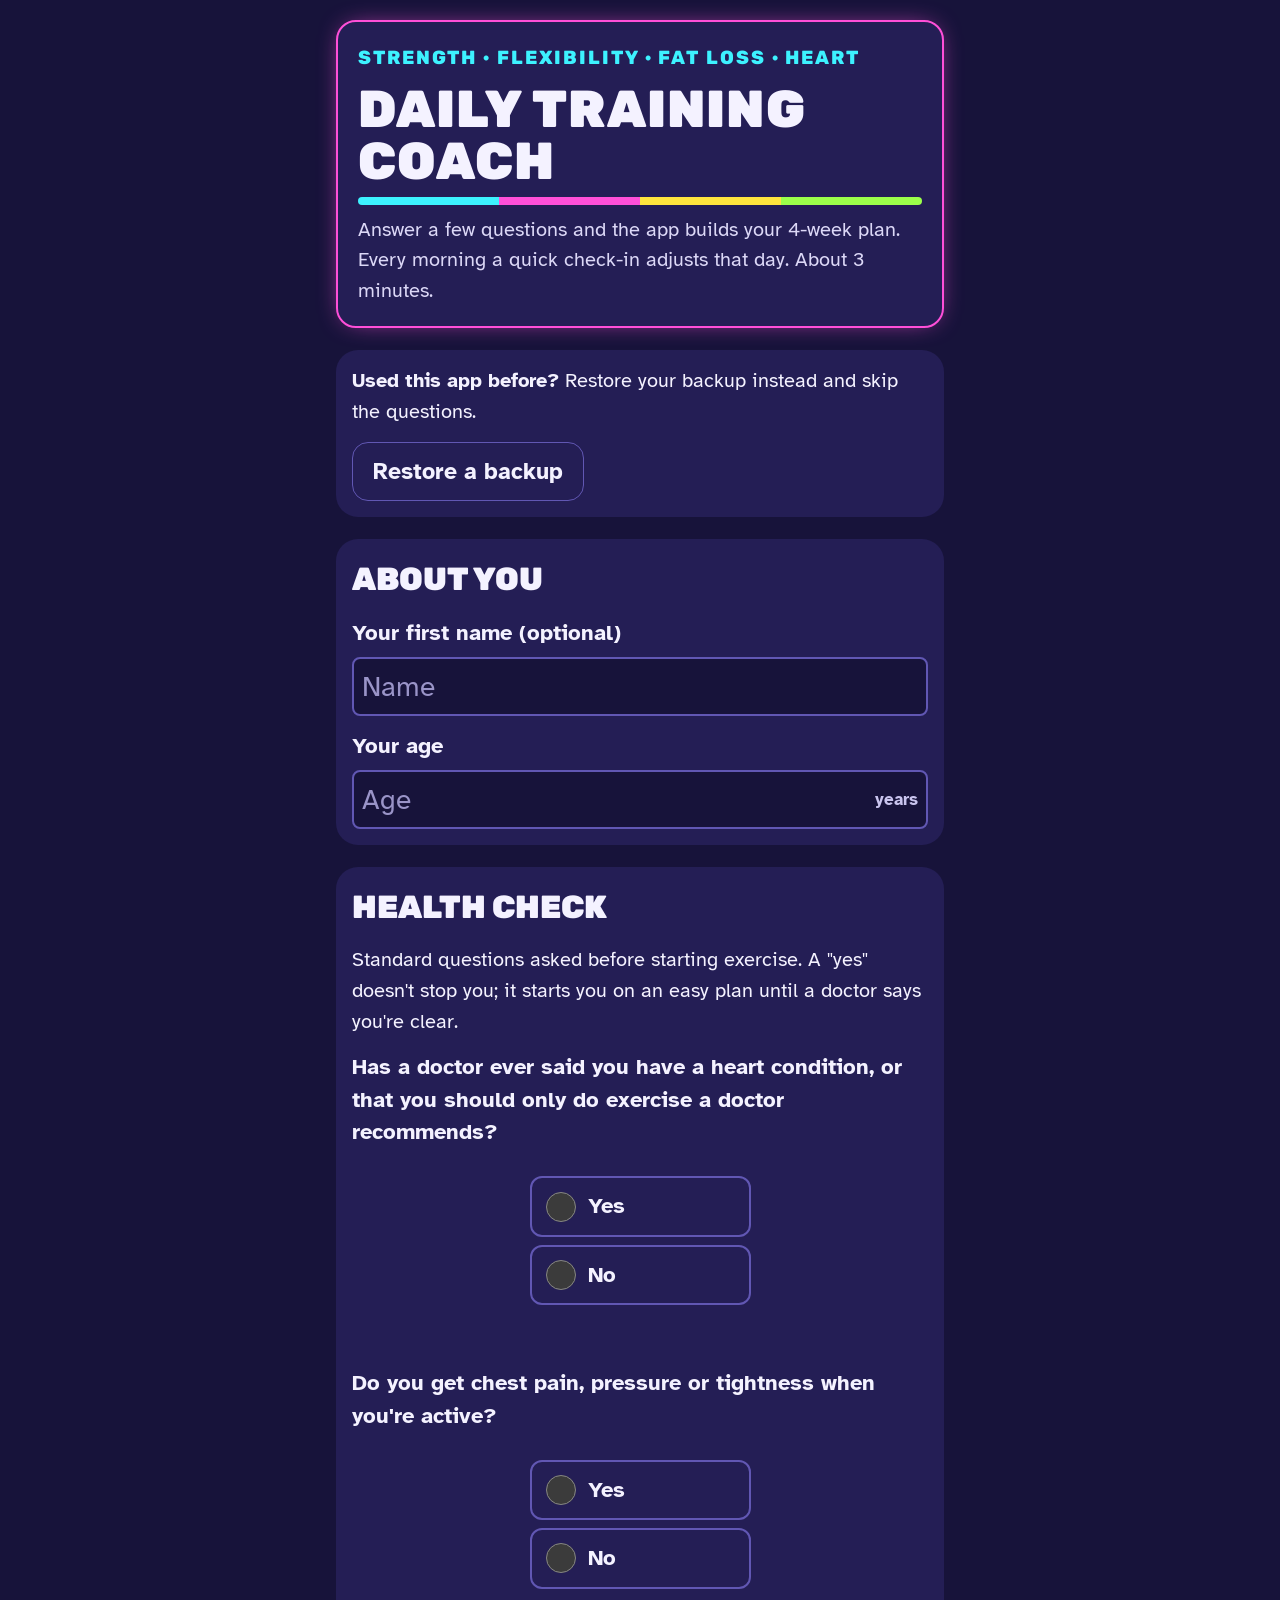
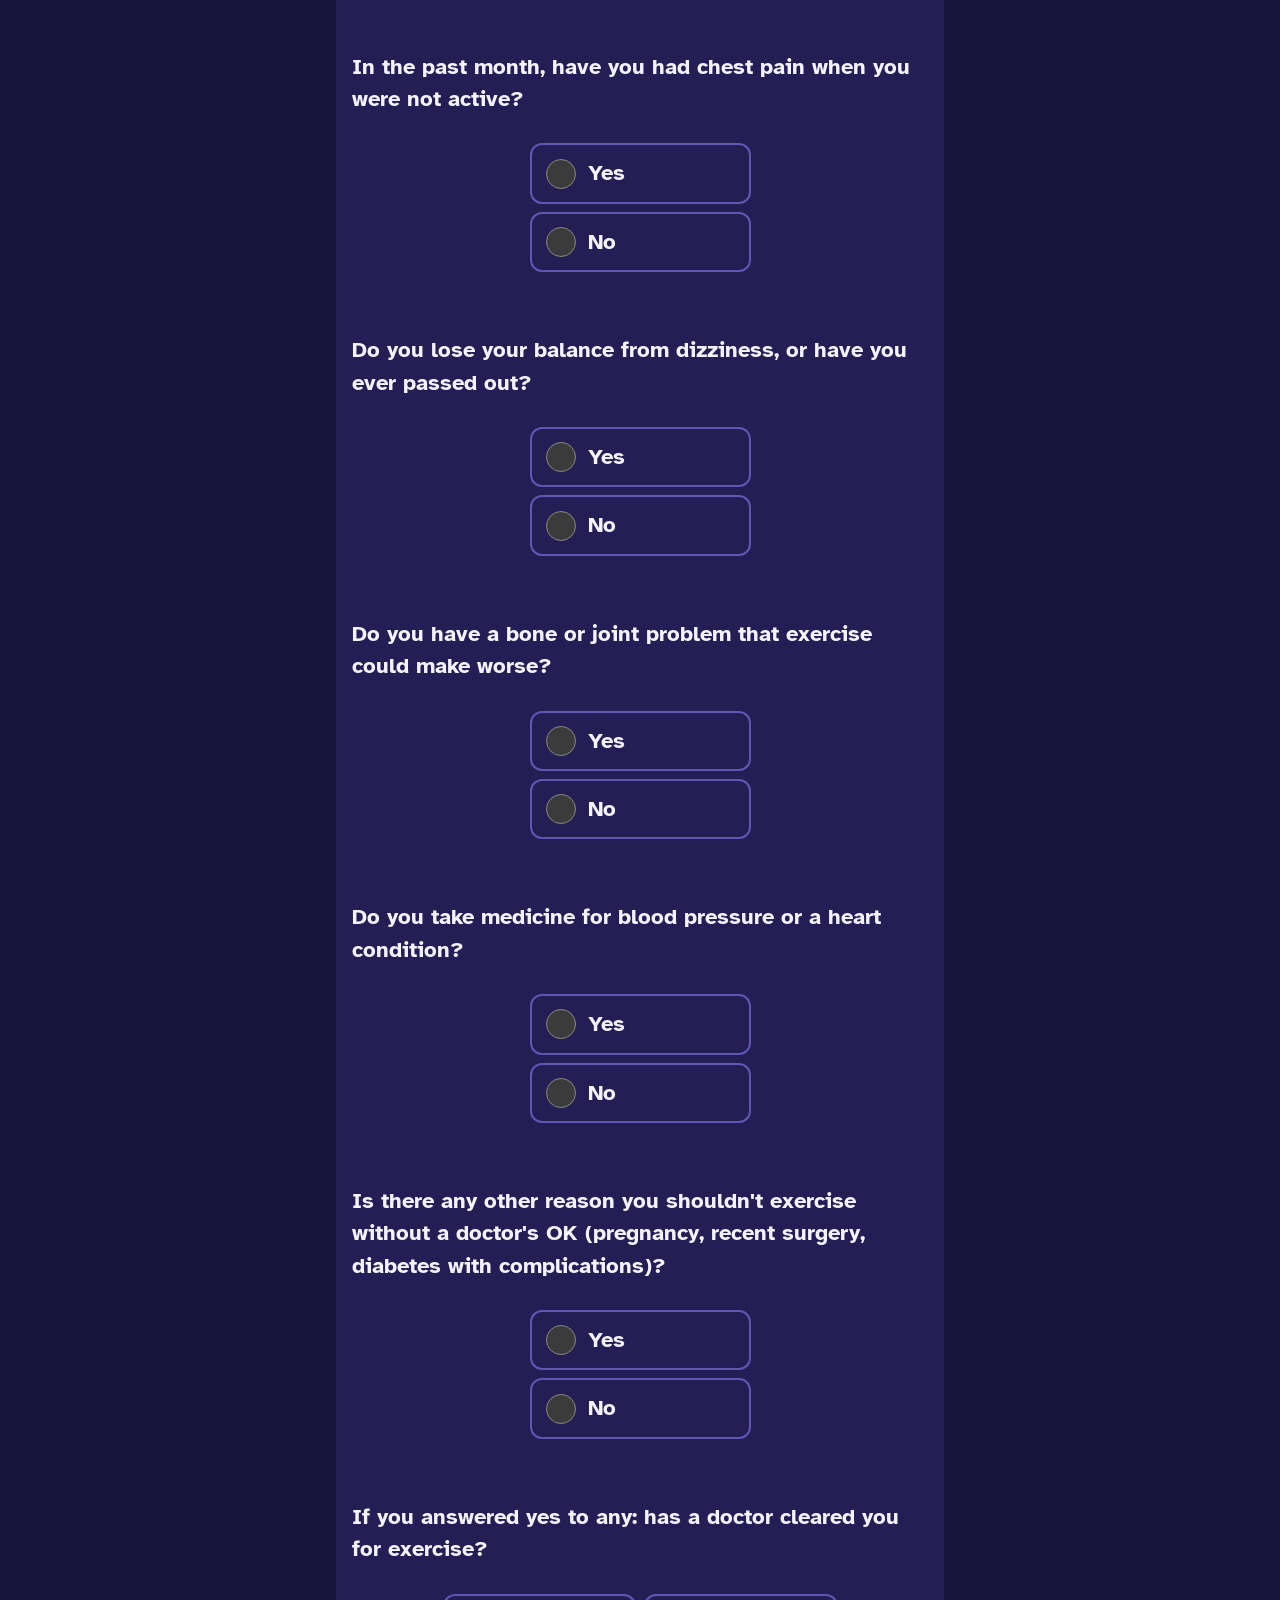
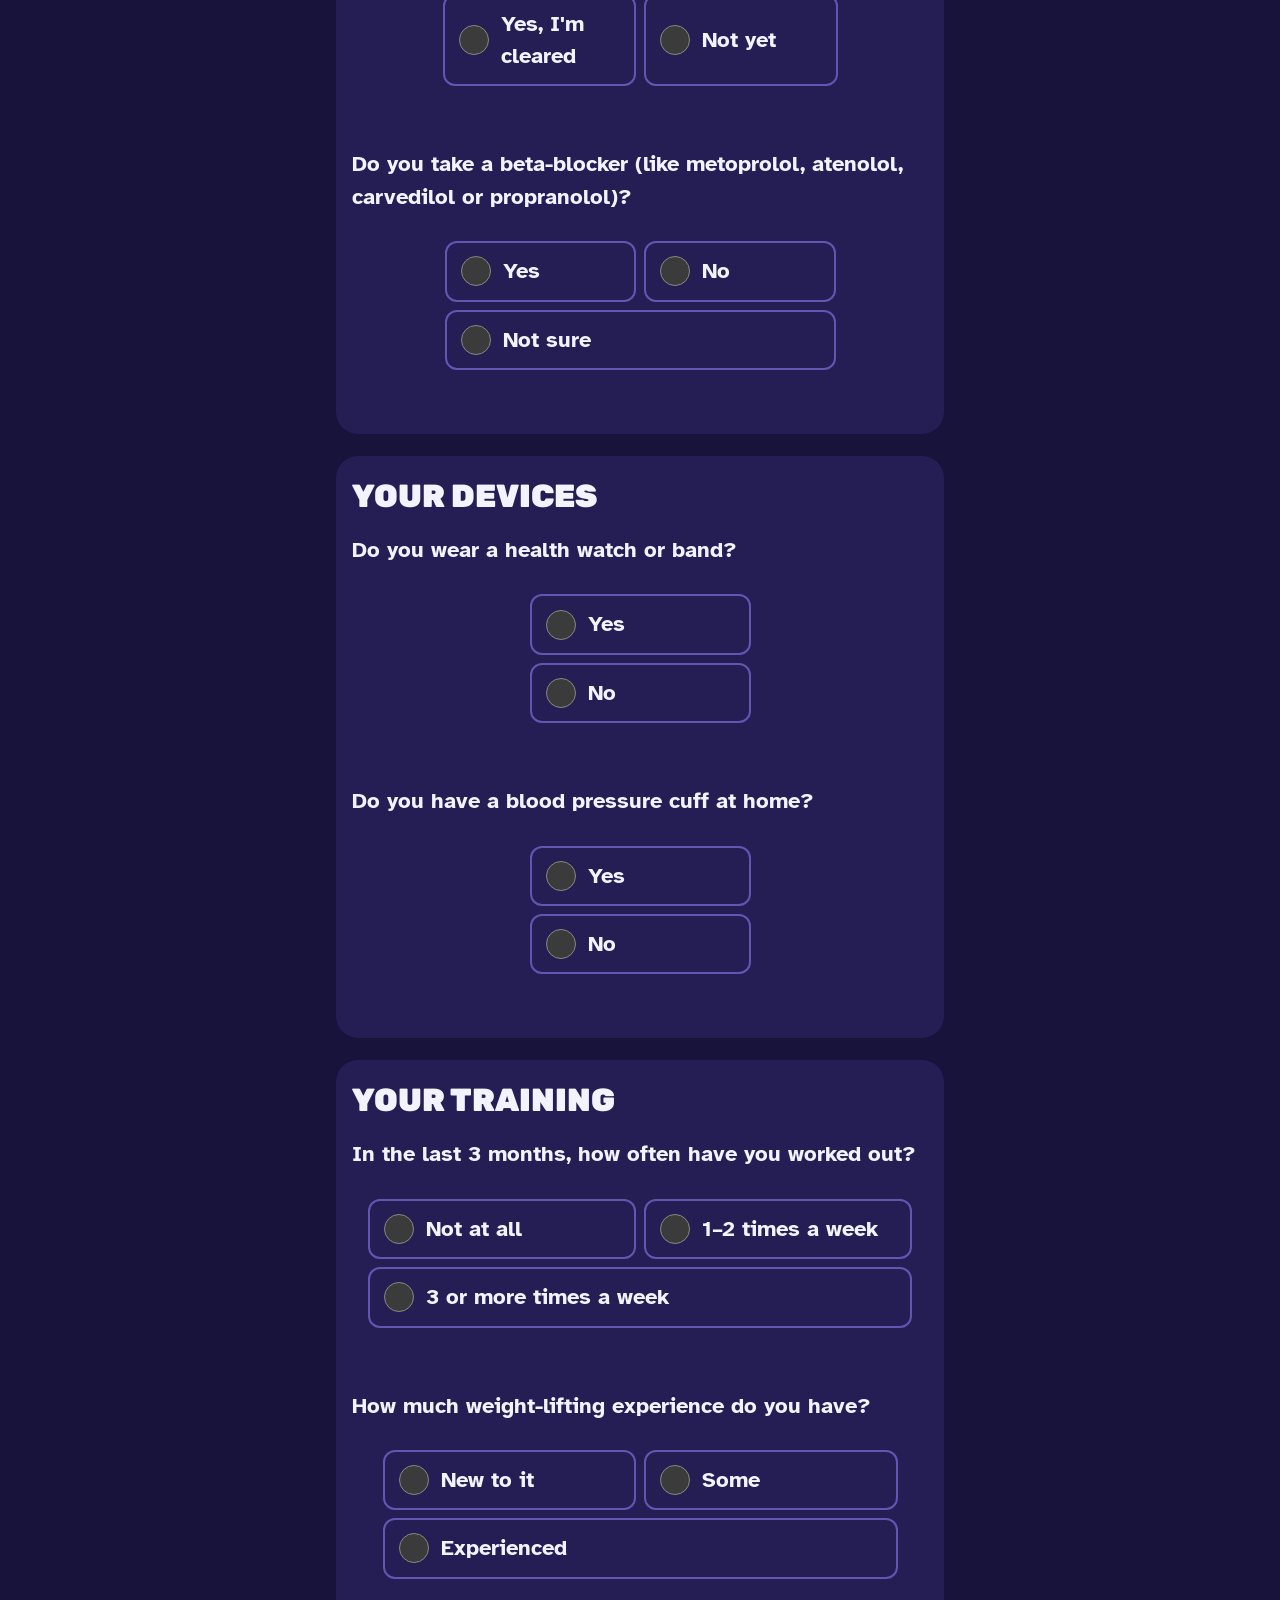
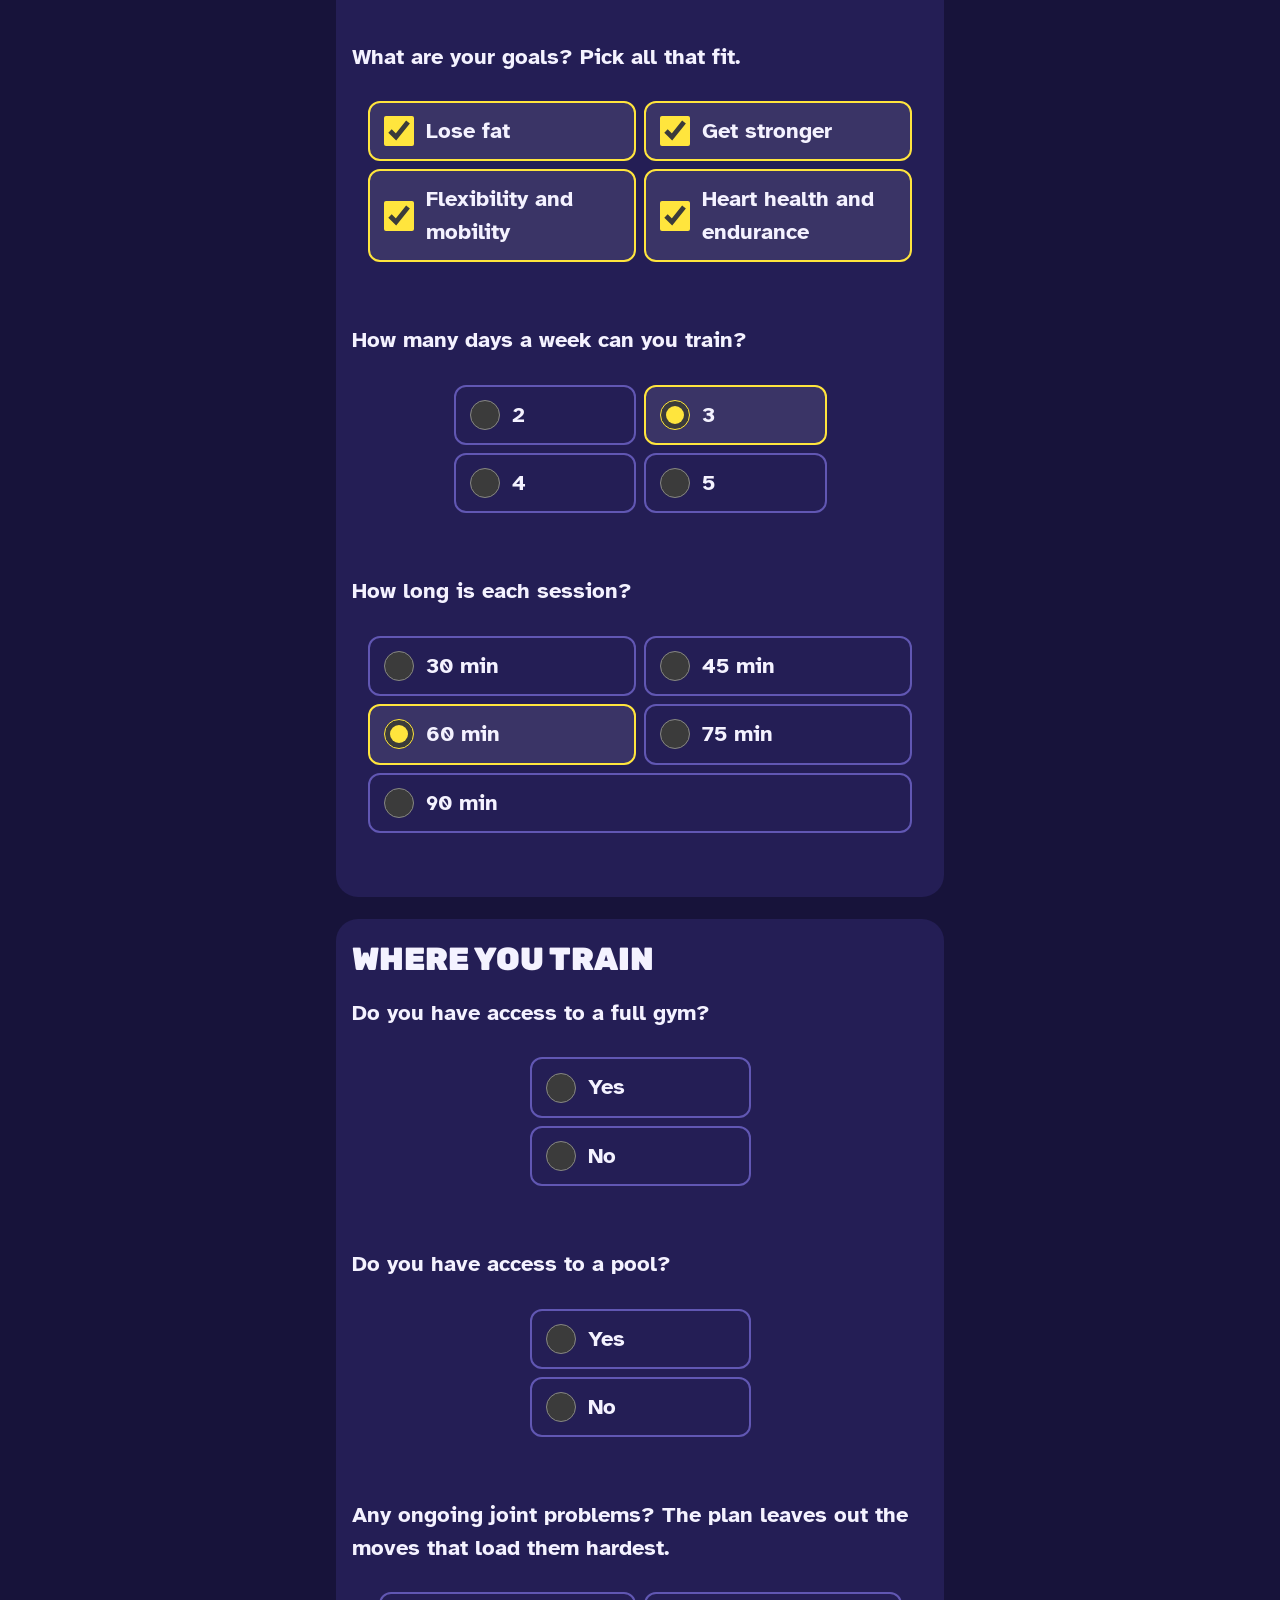
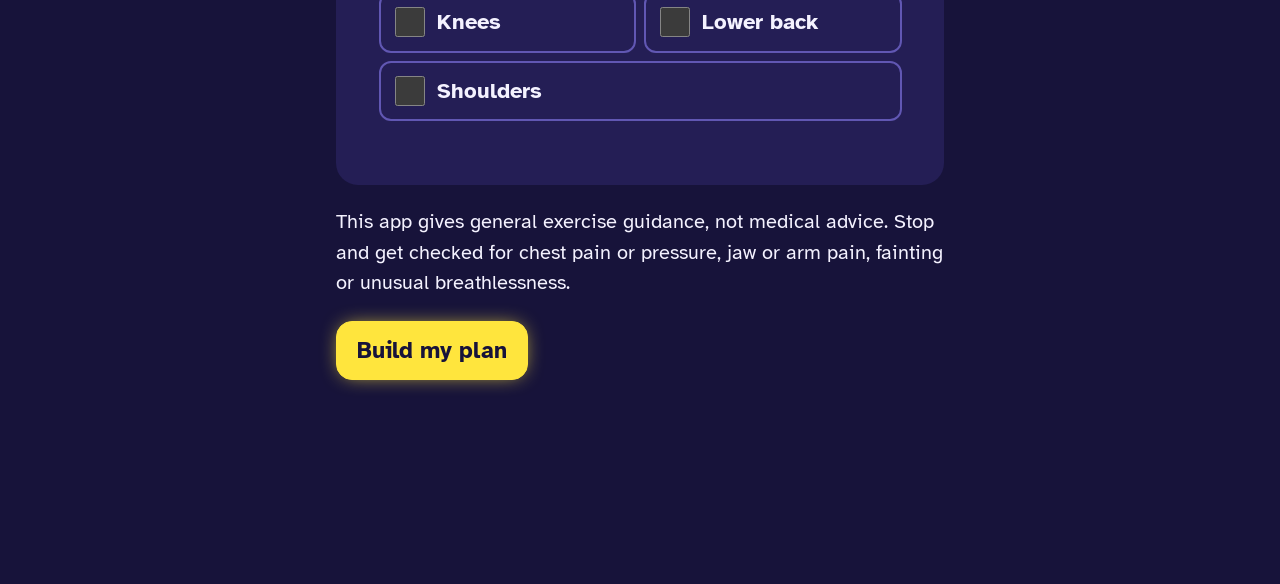
<file: index.html>
<!doctype html>
<html lang="en">
<head>
<meta charset="utf-8">
<meta name="viewport" content="width=device-width,initial-scale=1,viewport-fit=cover">
<meta name="theme-color" content="#17133a">
<meta name="description" content="A personal training plan built from your answers, adjusted every morning.">
<title>Daily Training Coach</title>
<link rel="manifest" href="manifest.webmanifest">
<link rel="icon" href="icons/icon-192.png">
<link rel="apple-touch-icon" href="icons/icon-192.png">
<link rel="stylesheet" href="fonts.css">
<style>:root{color-scheme:light;box-sizing:border-box;padding-top:env(safe-area-inset-top,0px);padding-bottom:env(safe-area-inset-bottom,0px)}html{scroll-padding-top:env(safe-area-inset-top,0px)}body{margin:0;padding:0;font:14px -apple-system,BlinkMacSystemFont,sans-serif;background:#fff;color:#000}img{max-width:100%}[hidden]:not([hidden=until-found i]){display:none!important}</style>
<style>

/* Layout: one narrow column, gym-floor readable; week + day pickers on top, exercise cards with per-set inputs below */
:root {
  --bg: #eef1f3;
  --surface: #ffffff;
  --ink: #15202a;
  --muted: #5d6b77;
  --line: #d3dae0;
  --accent: #0b6e8a;      /* pool lane blue */
  --accent-soft: #dcecf1;
  --good: #2f7d4f;
  --warn: #9a5b00;
  --display: "Barlow Condensed", "Arial Narrow", sans-serif;
  --body: "IBM Plex Sans", system-ui, sans-serif;
  --mono: "IBM Plex Mono", ui-monospace, monospace;
}
@media (prefers-color-scheme: dark) {
  :root:not([data-theme="light"]) {
    --bg: #0f151a; --surface: #172028; --ink: #e6ecf0; --muted: #95a3ae;
    --line: #2a3742; --accent: #4fb3cf; --accent-soft: #173543; --good: #6cc391; --warn: #e0a54a;
    color-scheme: dark;
  }
}
:root[data-theme="dark"] {
  --bg: #0f151a; --surface: #172028; --ink: #e6ecf0; --muted: #95a3ae;
  --line: #2a3742; --accent: #4fb3cf; --accent-soft: #173543; --good: #6cc391; --warn: #e0a54a;
  color-scheme: dark;
}
* { box-sizing: border-box; }
body { background: var(--bg); color: var(--ink); font-family: var(--body); font-size: 15px; line-height: 1.45; }
.wrap { max-width: 640px; margin: 0 auto; padding-inline: 16px; padding-block: 20px 48px; display: grid; gap: 18px; }
h1, h2, h3 { font-family: var(--display); font-weight: 700; letter-spacing: .01em; margin: 0; text-wrap: balance; }
h1 { font-size: 2.1rem; line-height: 1; text-transform: uppercase; }
.sub { color: var(--muted); margin: 6px 0 0; }
.label { font-size: .72rem; text-transform: uppercase; letter-spacing: .08em; color: var(--muted); font-weight: 600; }
.row { display: flex; flex-wrap: wrap; gap: 8px; align-items: center; }
.seg { display: flex; flex-wrap: wrap; gap: 6px; }
.seg button {
  font: 600 .95rem var(--body); padding: 8px 14px; min-width: 48px; border-radius: 8px;
  border: 1px solid var(--line); background: var(--surface); color: var(--ink); cursor: pointer;
}
.seg button[aria-pressed="true"] { background: var(--accent); border-color: var(--accent); color: var(--surface); }
button:focus-visible, input:focus-visible { outline: 2px solid var(--accent); outline-offset: 2px; }
.ask { background: var(--accent-soft); border-radius: 12px; padding: 14px 16px; display: grid; gap: 10px; }
.ask p { margin: 0; font-weight: 600; }
.days { display: flex; gap: 6px; overflow-x: auto; padding-bottom: 2px; }
.days button {
  flex: 0 0 auto; text-align: left; padding: 8px 12px; border-radius: 10px; border: 1px solid var(--line);
  background: var(--surface); color: var(--ink); cursor: pointer; font: 500 .9rem var(--body); display: grid; gap: 1px;
}
.days button b { font-family: var(--display); font-size: 1.1rem; text-transform: uppercase; }
.days button[aria-pressed="true"] { border-color: var(--accent); box-shadow: inset 0 0 0 1px var(--accent); }
.days .dot { color: var(--good); font-size: .75rem; font-weight: 600; }
.sessionhead { display: flex; justify-content: space-between; align-items: end; gap: 12px; flex-wrap: wrap; }
.sessionhead h2 { font-size: 1.7rem; text-transform: uppercase; }
.status { font-size: .8rem; color: var(--muted); }
.status.ok { color: var(--good); }
.status.warn { color: var(--warn); }
.list { display: grid; gap: 10px; }
.ex { background: var(--surface); border: 1px solid var(--line); border-radius: 12px; padding: 12px 14px; display: grid; gap: 10px; }
.ex.fixed { background: transparent; border-style: dashed; }
.exhead { display: grid; grid-template-columns: 52px 1fr; gap: 10px; align-items: start; }
.clock { font-family: var(--mono); font-size: .95rem; color: var(--accent); font-variant-numeric: tabular-nums; padding-top: 2px; }
.exname { font-weight: 600; font-size: 1rem; min-width: 0; }
.meta { color: var(--muted); font-size: .85rem; font-variant-numeric: tabular-nums; }
.meta b { color: var(--ink); font-weight: 600; }
.last { font-size: .8rem; color: var(--muted); }
.last b { color: var(--ink); font-family: var(--mono); font-weight: 500; }
.sets { display: grid; gap: 6px; margin-left: 62px; }
.set { display: grid; grid-template-columns: 34px 1fr 1fr 40px; gap: 8px; align-items: center; }
.set .n { font-family: var(--mono); color: var(--muted); font-size: .85rem; }
.field { display: flex; align-items: center; border: 1px solid var(--line); border-radius: 8px; background: var(--bg); overflow: hidden; min-width: 0; }
.field input { width: 100%; min-width: 0; border: 0; background: transparent; color: var(--ink); font: 500 1rem var(--mono); padding: 8px 8px; font-variant-numeric: tabular-nums; }
.field span { font-size: .72rem; color: var(--muted); padding-right: 8px; }
.tick { width: 36px; height: 36px; border-radius: 8px; border: 1px solid var(--line); background: var(--surface); color: var(--muted); cursor: pointer; font-size: 1rem; }
.tick[aria-pressed="true"] { background: var(--good); border-color: var(--good); color: var(--surface); }
.note { font-size: .85rem; color: var(--muted); border-top: 1px solid var(--line); padding-top: 12px; margin: 0; }
.footer { display: flex; flex-wrap: wrap; gap: 10px; align-items: center; justify-content: space-between; }
.ghost { font: 500 .85rem var(--body); background: none; border: 1px solid var(--line); color: var(--ink); padding: 7px 12px; border-radius: 8px; cursor: pointer; }
.confirm { display: flex; flex-wrap: wrap; gap: 8px; align-items: center; font-size: .85rem; }
.timerbar {
  position: sticky; top: env(safe-area-inset-top, 0px); z-index: 5;
  background: var(--surface); border: 1px solid var(--line); border-radius: 12px;
  padding: 10px 12px; display: grid; gap: 8px; box-shadow: 0 6px 18px -12px rgba(0,0,0,.35);
}
.tb-top { display: flex; flex-wrap: wrap; gap: 10px; align-items: center; justify-content: space-between; }
.tb-clock { display: grid; gap: 0; }
.tb-time { font-family: var(--mono); font-size: 1.8rem; line-height: 1.05; font-variant-numeric: tabular-nums; }
.tb-btns { display: flex; gap: 6px; flex-wrap: wrap; }
.btn { font: 600 .95rem var(--body); padding: 9px 14px; border-radius: 8px; border: 1px solid var(--accent); background: var(--accent); color: var(--surface); cursor: pointer; }
.btn.alt { background: var(--surface); color: var(--ink); border-color: var(--line); }
.tb-rest { display: grid; gap: 4px; }
.tb-rest[hidden] { display: none !important; }
.tb-restline { display: flex; justify-content: space-between; align-items: baseline; gap: 8px; flex-wrap: wrap; }
.tb-restword { font-family: var(--display); font-size: 1.4rem; text-transform: uppercase; color: var(--warn); }
.tb-restword.go { color: var(--good); }
.tb-resttime { font-family: var(--mono); font-size: 1.4rem; font-variant-numeric: tabular-nums; }
.bar { height: 6px; border-radius: 3px; background: var(--line); overflow: hidden; }
.bar i { display: block; height: 100%; width: 0; background: var(--warn); }
.howto { font-size: .88rem; color: var(--ink); margin: 6px 0 0; max-width: 62ch; }
.howto em { font-style: normal; color: var(--muted); }
.ex.active { border-color: var(--accent); box-shadow: inset 0 0 0 1px var(--accent); }
.savebar { background: var(--surface); border: 2px solid var(--line); border-radius: 12px; padding: 16px; display: grid; gap: 12px; }
.savebtns { display: grid; grid-template-columns: repeat(auto-fit, minmax(9rem, 1fr)); gap: 10px; }
.savebtns .btn { width: 100%; }
.panel { display: grid; gap: 10px; border-top: 2px solid var(--line); padding-top: 12px; }
.panel p { margin: 0; }
.panel textarea { width: 100%; min-width: 0; font: 500 .9rem var(--mono); color: var(--ink); background: var(--bg); border: 2px solid var(--line); border-radius: 8px; padding: 10px; resize: vertical; }
.btn[disabled] { opacity: .55; cursor: progress; }
.days .saved { color: var(--accent); font-size: .9rem; font-weight: 700; }
.set.bw { grid-template-columns: 2.4rem 1fr 3.2rem; }
.weekcard { background: var(--surface); border: 2px solid var(--line); border-radius: 12px; padding: 16px; display: grid; gap: 10px; }
.weekcard h3 { font-size: 1.6rem; text-transform: uppercase; }
.wk-note { margin: 0; font-size: 1.05rem; font-weight: 600; color: var(--warn); }
.wk-list { list-style: none; margin: 0; padding: 0; display: grid; gap: 6px; }
.wk-list li { display: grid; grid-template-columns: 3.2rem 1fr auto; gap: 10px; align-items: baseline; padding: 6px 0; border-bottom: 1px solid var(--line); }
.wk-list li:last-child { border-bottom: 0; }
.wk-title { min-width: 0; }
.wk-done { color: var(--good); font-weight: 700; white-space: nowrap; }
.wk-today { color: var(--surface); background: var(--accent); padding: 2px 10px; border-radius: 6px; font-weight: 700; }
.wk-plan { color: var(--ink); opacity: .75; }
#wedToggle { justify-self: start; white-space: normal; text-align: left; font-size: 1rem; }
.wk-cardio { color: var(--accent); font-weight: 600; }
.wk-musts { margin: 0; font-size: 1.05rem; font-weight: 700; }
.wk-missed { margin: 0; font-weight: 700; color: var(--warn); }
.cue { margin: 6px 0 0; font-size: 1.05rem; font-weight: 700; color: var(--accent); }
.target { display: grid; gap: 4px; padding: 12px 14px; border-radius: 10px; border: 2px solid var(--accent); background: var(--accent-soft); margin: 8px 0 4px; }
.target.up { border-color: var(--good); }
.target.down { border-color: var(--warn); }
.target.deload, .target.new { border-style: dashed; }
.tgt-main { font-family: var(--mono); font-size: 1.6rem; font-weight: 500; font-variant-numeric: tabular-nums; line-height: 1.2; }
.tgt-why { font-size: 1.05rem; font-weight: 600; }
.target.up .tgt-why { color: var(--good); }
.target.down .tgt-why { color: var(--warn); }
/* Large-print mode: readable at arm's length without reading glasses */
:root { --muted: #39454f; --line: #b9c3cb; }
@media (prefers-color-scheme: dark) { :root:not([data-theme="light"]) { --muted: #c3cdd5; --line: #3a4955; } }
:root[data-theme="dark"] { --muted: #c3cdd5; --line: #3a4955; }
html { font-size: 20px; }
body { font-size: 1.1rem; line-height: 1.5; }
.wrap { gap: 22px; }
h1 { font-size: 2.2rem; }
.sub { font-size: 1rem; }
.label { font-size: .85rem; font-weight: 700; color: var(--ink); }
.seg button { font-size: 1.1rem; padding: 12px 18px; min-height: 52px; font-weight: 700; }
.ask p { font-size: 1.15rem; }
.days button { padding: 10px 16px; min-height: 64px; font-size: 1rem; }
.days button b { font-size: 1.5rem; }
.days .dot { font-size: .9rem; }
.sessionhead h2 { font-size: 2.2rem; }
.status { font-size: .95rem; font-weight: 600; }
.ex { padding: 16px; gap: 14px; border-width: 2px; }
.exhead { grid-template-columns: 1fr; gap: 4px; }
.clock { font-size: 1.3rem; font-weight: 500; }
.exname { font-size: 1.6rem; font-weight: 700; line-height: 1.2; }
.meta { font-size: 1.1rem; color: var(--ink); }
.meta b { font-size: 1.25rem; }
.howto { font-size: 1.1rem; line-height: 1.55; }
.last { font-size: 1.05rem; color: var(--ink); }
.sets { margin-left: 0; gap: 10px; }
.set { grid-template-columns: 2.4rem 1fr 1fr 3.2rem; gap: 8px; }
.set .n { font-size: 1.1rem; font-weight: 500; color: var(--ink); }
.field { border-width: 2px; }
.field input { font-size: 1.6rem; padding: 10px 8px; }
.field span { font-size: .85rem; font-weight: 600; }
.tick { width: 3.2rem; height: 3.2rem; font-size: 1.6rem; border-width: 2px; }
.timerbar { padding: 14px 16px; border-width: 2px; }
.tb-time { font-size: 3rem; font-weight: 500; }
.btn { font-size: 1.15rem; padding: 14px 20px; min-height: 56px; }
.tb-restword { font-size: 2.6rem; }
.tb-resttime { font-size: 4.2rem; line-height: 1; font-weight: 500; }
.bar { height: 12px; border-radius: 6px; }
#tbNext { font-size: 1.15rem; font-weight: 600; }
.ghost { font-size: 1rem; padding: 12px 16px; min-height: 48px; }
.note { font-size: 1rem; color: var(--ink); }
@media (max-width: 420px) {
  html { font-size: 18px; }
  .set { grid-template-columns: 2rem 1fr 1fr 3rem; gap: 6px; }
  .set.bw { grid-template-columns: 2rem 1fr 3rem; }
  .field input { font-size: 1.4rem; padding: 10px 6px; }
  .field span { padding-right: 6px; }
}
@media (prefers-reduced-motion: no-preference) { .seg button, .days button, .tick { transition: background .15s, border-color .15s; } }
/* ===== Visual identity: "Lane Line" =====
   Deep pool navy + white tile, a lane-rope stripe as the one decorative motif,
   warm float-orange reserved for the "Watch" action. Large print stays. */
:root {
  --bg: #e9eff3; --surface: #ffffff; --ink: #0d1b26; --muted: #33434f; --line: #b7c4cd;
  --accent: #0a5d78; --accent-soft: #dbeaf0; --good: #237a46; --warn: #a14f00;
  --action: #c2410c; --action-ink: #ffffff; --hero: #0b2a3b; --hero-ink: #f2f7fa; --rope: #d1453b;
}
@media (prefers-color-scheme: dark) {
  :root:not([data-theme="light"]) {
    --bg: #08141c; --surface: #102330; --ink: #eef4f7; --muted: #c4d1d9; --line: #2c4454;
    --accent: #5cc3e0; --accent-soft: #14354a; --good: #6fd09a; --warn: #f0b058;
    --action: #ff8a4c; --action-ink: #1a0b03; --hero: #0e3247; --hero-ink: #f2f7fa; --rope: #ff6b5e;
    color-scheme: dark;
  }
}
:root[data-theme="dark"] {
  --bg: #08141c; --surface: #102330; --ink: #eef4f7; --muted: #c4d1d9; --line: #2c4454;
  --accent: #5cc3e0; --accent-soft: #14354a; --good: #6fd09a; --warn: #f0b058;
  --action: #ff8a4c; --action-ink: #1a0b03; --hero: #0e3247; --hero-ink: #f2f7fa; --rope: #ff6b5e;
  color-scheme: dark;
}
body { background: var(--bg); }
.hero {
  background: var(--hero); color: var(--hero-ink); border-radius: 20px; padding: 22px 20px 20px;
  display: grid; gap: 10px; position: relative; overflow: hidden;
  background-image: repeating-linear-gradient(90deg, rgba(255,255,255,.035) 0 2px, transparent 2px 46px);
}
.hero h1 { font-size: 2.9rem; line-height: .95; letter-spacing: .02em; color: var(--hero-ink); }
.hero-eyebrow { font-family: var(--display); font-size: 1.05rem; letter-spacing: .14em; text-transform: uppercase; color: #9fd6e8; }
.hero .sub { color: #d6e6ee; font-size: 1.02rem; max-width: 60ch; }
.lane { height: 12px; border-radius: 6px;
  background: radial-gradient(circle at 6px 6px, var(--rope) 5px, transparent 5.5px) 0 0 / 24px 12px,
              radial-gradient(circle at 6px 6px, #ffffff 5px, transparent 5.5px) 12px 0 / 24px 12px; }
.timerbar { border-radius: 18px; border-color: var(--accent); box-shadow: 0 10px 24px -16px rgba(5,30,45,.6); }
.btn { border-radius: 12px; }
.seg button { border-radius: 12px; border-width: 2px; }
.days button { border-radius: 14px; border-width: 2px; }
.days button[aria-pressed="true"] { background: var(--accent-soft); }
.weekcard, .savebar { border-radius: 18px; }
.sessionhead h2 { font-size: 2.5rem; line-height: 1; }
.ex { border-radius: 18px; border-color: var(--line); gap: 16px; }
.ex.active { border-color: var(--accent); box-shadow: 0 0 0 3px var(--accent-soft); }
.exhead { display: grid; grid-template-columns: auto 1fr; gap: 14px; align-items: start; }
.exnum { display: grid; justify-items: center; gap: 6px; min-width: 3.4rem; }
.num { width: 3.2rem; height: 3.2rem; border-radius: 50%; background: var(--hero); color: var(--hero-ink);
  display: grid; place-items: center; font-family: var(--display); font-weight: 700; font-size: 1.6rem; }
.exnum .clock { font-size: 1.05rem; font-weight: 600; }
.exbody { min-width: 0; display: grid; gap: 8px; }
.exname { font-family: var(--display); font-size: 2rem; font-weight: 700; letter-spacing: .01em; line-height: 1.05; text-transform: uppercase; }
.target { margin: 2px 0; border-radius: 14px; }
.howto, .cue { margin: 0; }
.watch {
  display: inline-flex; align-items: center; gap: 12px; justify-self: start;
  background: var(--action); color: var(--action-ink); text-decoration: none;
  font: 700 1.2rem var(--body); padding: 12px 22px 12px 12px; border-radius: 999px; min-height: 58px;
}
.watch .play { width: 2.1rem; height: 2.1rem; border-radius: 50%; background: var(--action-ink); color: var(--action);
  display: grid; place-items: center; font-size: .95rem; padding-left: 3px; flex: 0 0 auto; }
.watch:focus-visible, .chip:focus-visible { outline: 3px solid var(--accent); outline-offset: 3px; }
.ex.fixed { background: var(--surface); border-style: dashed; border-width: 2px; }
.ex.fixed .clock { min-width: 3.4rem; text-align: center; font-size: 1.15rem; font-weight: 600; }
.chips { display: flex; flex-wrap: wrap; gap: 10px; }
.chip { display: inline-flex; align-items: center; gap: 10px; text-decoration: none; color: var(--ink); flex-wrap: wrap;
  border: 2px solid var(--action); border-radius: 14px; padding: 10px 14px; min-height: 52px; background: var(--surface); }
.chip .play { color: var(--action); font-size: 1rem; }
.chip b { font-size: 1.1rem; }
.chip span:not(.play) { color: var(--muted); font-size: 1rem; }
/* Cardio + stretch logging on the cards after the lifts */
.track { display: grid; gap: 12px; border-top: 2px solid var(--line); padding-top: 14px; }
.track .label { font-size: .95rem; }
.xgrid { display: grid; grid-template-columns: repeat(auto-fit, minmax(8.5rem, 1fr)); gap: 10px; }
.xgrid .field input { font-size: 1.5rem; }
.xgrid .field span { white-space: nowrap; }
.xdone { justify-self: stretch; font: 700 1.25rem var(--body); min-height: 3.2rem; border-radius: 14px; border: 2px solid var(--line);
  background: var(--surface); color: var(--ink); cursor: pointer; }
.xdone[aria-pressed="true"] { background: var(--good); border-color: var(--good); color: var(--surface); }
.xst-list { display: flex; flex-wrap: wrap; gap: 10px; }
.xst { font: 600 1.1rem var(--body); min-height: 3rem; padding: 8px 14px; border-radius: 12px; border: 2px solid var(--line);
  background: var(--surface); color: var(--ink); cursor: pointer; text-align: left; }
.xst[aria-pressed="true"] { background: var(--accent-soft); border-color: var(--good); }
.xst .box { display: inline-block; width: 1.4rem; color: var(--good); font-weight: 700; }
.xhint { margin: 0; font-size: 1rem; color: var(--muted); }
.ex.fixed.logged { border-style: solid; border-color: var(--good); }
.wk-extra { margin: 0; font-size: 1.05rem; font-weight: 600; }
.note { border-top: 2px solid var(--line); }
@media (max-width: 420px) {
  .hero h1 { font-size: 2.4rem; }
  .exname { font-size: 1.7rem; }
  .exhead { gap: 10px; }
  .exnum { min-width: 2.8rem; }
  .num { width: 2.7rem; height: 2.7rem; font-size: 1.35rem; }
  .exhead, .ex.fixed .exhead { grid-template-columns: 1fr; }
  .exnum { display: flex; align-items: center; gap: 12px; justify-items: start; }
  .ex.fixed .clock { text-align: left; }
  .watch { width: 100%; justify-content: center; }
}
@media (prefers-reduced-motion: no-preference) { .watch, .chip { transition: transform .12s; } .watch:active, .chip:active { transform: scale(.98); } }

/* ===== Pinned timer: compact so the page stays usable under it ===== */
.timerbar { padding: 10px 14px; gap: 6px; }
.tb-top { flex-wrap: nowrap; align-items: center; gap: 10px; }
.tb-clock { display: flex; align-items: baseline; gap: 10px; min-width: 0; flex-wrap: wrap; }
.tb-clock .label { font-size: .8rem; }
.tb-time { font-size: 2rem; line-height: 1; }
.tb-btns { flex-wrap: nowrap; margin-left: auto; }
.tb-btns .btn { min-height: 48px; padding: 8px 14px; font-size: 1.05rem; }
.tb-restline { flex-wrap: nowrap; align-items: center; gap: 12px; }
.tb-restword { font-size: 2rem; line-height: 1; }
.tb-resttime { font-size: 2.6rem; line-height: 1; }
.tb-skip { margin-left: auto; min-height: 48px; font-size: 1.05rem; font-weight: 700; }
.bar { height: 8px; }
#tbNext { font-size: 1.02rem; font-weight: 600; white-space: nowrap; overflow: hidden; text-overflow: ellipsis; display: block; }
/* While the keyboard is up: only the rest countdown stays, on one slim line */
body.typing .timerbar { padding: 6px 12px; box-shadow: none; }
body.typing .tb-top, body.typing #tbNext, body.typing .bar, body.typing .tb-skip { display: none; }
body.typing .tb-rest[hidden] { display: none !important; }
body.typing .timerbar:has(.tb-rest[hidden]) { display: none; }
body.typing .tb-restword, body.typing .tb-resttime { font-size: 1.6rem; }
.field input { scroll-margin-top: 140px; scroll-margin-bottom: 40px; }
@media (max-width: 420px) {
  .tb-time { font-size: 1.8rem; }
  .tb-clock .label { display: none; }
  .tb-btns .btn { padding: 8px 12px; }
}
/* ===== Morning check-in: a traffic light scored before the workout ===== */
:root { --caution: #c58f00; --caution-soft: #fbf1d3; --good-soft: #dcf0e3; --stop-soft: #fbe1de; }
@media (prefers-color-scheme: dark) { :root:not([data-theme="light"]) { --caution: #f2c230; --caution-soft: #3a3110; --good-soft: #143826; --stop-soft: #3d1a17; } }
:root[data-theme="dark"] { --caution: #f2c230; --caution-soft: #3a3110; --good-soft: #143826; --stop-soft: #3d1a17; }
.checkin { background: var(--surface); border: 2px solid var(--line); border-radius: 18px; padding: 16px; display: grid; gap: 14px; }
.checkin h3 { font-size: 1.7rem; text-transform: uppercase; }
.ci-help { margin: 0; font-size: 1.02rem; max-width: 62ch; }
.ci-grid { display: grid; grid-template-columns: repeat(auto-fit, minmax(8.5rem, 1fr)); gap: 12px; }
.ci-field { display: grid; gap: 4px; min-width: 0; }
.ci-field .field input { font-size: 1.6rem; }
.ci-check { display: flex; gap: 12px; align-items: flex-start; font-size: 1.05rem; font-weight: 600; cursor: pointer; }
.ci-check input { width: 1.6rem; height: 1.6rem; flex: 0 0 auto; margin: .15rem 0 0; accent-color: var(--rope); }
.ci-base { margin: 0; font-size: .98rem; color: var(--muted); }
.ci-knee { border: 0; margin: 0; padding: 0; display: grid; gap: 8px; min-width: 0; }
.ci-knee legend { padding: 0; margin-bottom: 8px; font-size: 1rem; }
.ci-opt { display: flex; gap: 12px; align-items: center; padding: 12px 14px; border: 2px solid var(--line); border-radius: 12px; font-size: 1.08rem; font-weight: 600; cursor: pointer; background: var(--surface); }
.ci-opt input { width: 1.5rem; height: 1.5rem; flex: 0 0 auto; margin: 0; accent-color: var(--accent); }
.ci-opt:has(input:checked) { border-color: var(--accent); background: var(--accent-soft); }
.ci-btns { display: flex; flex-wrap: wrap; gap: 10px; }
.light { display: flex; align-items: center; gap: 14px; padding: 14px 16px; border-radius: 14px; border: 2px solid var(--line); }
.light .lamp { width: 3.2rem; height: 3.2rem; border-radius: 50%; flex: 0 0 auto; box-shadow: inset 0 -4px 0 rgba(0,0,0,.18); }
.light .lt { display: grid; gap: 2px; min-width: 0; }
.light b { font-family: var(--display); font-size: 2.3rem; text-transform: uppercase; line-height: 1; }
.light .lh { font-weight: 700; font-size: 1.15rem; }
.light.green { border-color: var(--good); background: var(--good-soft); } .light.green .lamp { background: var(--good); }
.light.yellow { border-color: var(--caution); background: var(--caution-soft); } .light.yellow .lamp { background: var(--caution); }
.light.red, .light.stop { border-color: var(--rope); background: var(--stop-soft); } .light.red .lamp, .light.stop .lamp { background: var(--rope); }
.ci-flags { margin: 0; padding-left: 1.3rem; display: grid; gap: 4px; font-size: 1.05rem; font-weight: 600; }
.ci-plan { margin: 0; font-size: 1.08rem; max-width: 62ch; }
.ci-trend summary { cursor: pointer; font-weight: 700; font-size: 1.05rem; padding: 6px 0; }
.ci-tablewrap { overflow-x: auto; }
.ci-table { border-collapse: collapse; width: 100%; font-variant-numeric: tabular-nums; font-size: 1rem; }
.ci-table th, .ci-table td { text-align: left; padding: 6px 8px; border-bottom: 1px solid var(--line); white-space: nowrap; }
.ci-table th { font-size: .85rem; text-transform: uppercase; letter-spacing: .06em; color: var(--muted); }
.ci-table td.n { font-family: var(--mono); }
.dot-l { display: inline-block; width: .9rem; height: .9rem; border-radius: 50%; vertical-align: -.1rem; margin-right: 6px; background: var(--line); }
.dot-l.green { background: var(--good); } .dot-l.yellow { background: var(--caution); } .dot-l.red, .dot-l.stop { background: var(--rope); }
.adjust { border-radius: 18px; border: 2px solid var(--line); padding: 16px; display: grid; gap: 10px; background: var(--surface); }
.adjust.yellow { border-color: var(--caution); background: var(--caution-soft); }
.adjust.recovery, .adjust.light, .adjust.stop { border-color: var(--rope); background: var(--stop-soft); }
.adjust h3 { font-size: 1.5rem; text-transform: uppercase; }
.adjust p { margin: 0; font-size: 1.08rem; max-width: 62ch; }

/* ===== Daily Training Coach additions: setup form, pills, cards ===== */
.card { background: var(--surface); border: 2px solid var(--line); border-radius: 18px; padding: 16px; display: grid; gap: 14px; }
.card h2 { font-size: 1.7rem; text-transform: uppercase; }
.su .field input { font-size: 1.4rem; }
.sq { display: grid; gap: 8px; }
.sq[hidden] { display: none !important; }
.sq-t { margin: 0; font-weight: 700; font-size: 1.08rem; max-width: 62ch; }
.ci-pills { display: flex; flex-wrap: wrap; gap: 8px; }
.ci-pills.wrap .ci-opt { flex: 1 1 9rem; }
.ci-pill { display: inline-flex; align-items: center; justify-content: center; min-width: 3.2rem; min-height: 3rem; padding: 6px 14px; border: 2px solid var(--line);
  border-radius: 12px; font-weight: 700; font-size: 1.1rem; cursor: pointer; background: var(--surface); position: relative; }
.ci-pill input { position: absolute; opacity: 0; width: 1px; height: 1px; }
.ci-pill:has(input:checked) { border-color: var(--accent); background: var(--accent); color: var(--surface); }
.ci-pill:has(input:focus-visible) { outline: 3px solid var(--accent); outline-offset: 2px; }
.ci-jrow { display: flex; flex-wrap: wrap; align-items: center; justify-content: space-between; gap: 8px 12px; padding: 4px 0; }
.ci-jname { font-weight: 700; font-size: 1.05rem; min-width: 7rem; }
.easy { background: var(--caution-soft); border: 2px solid var(--caution); border-radius: 18px; padding: 16px; display: grid; gap: 10px; }
.easy[hidden] { display: none !important; }
.easy p { margin: 0; font-size: 1.05rem; max-width: 62ch; }
.hero .sub { margin: 0; }
.plansum { margin: 0; color: #d6e6ee; font-size: 1rem; max-width: 62ch; }
.hero .ghost { color: var(--hero-ink); border-color: rgba(255,255,255,.45); justify-self: start; }
#setup, #main { display: grid; gap: 22px; }
#setup[hidden], #main[hidden], #checkin[hidden] { display: none !important; }
/* ===== My progress: charts drawn on the page ===== */
.progresscard summary { cursor: pointer; list-style: none; display: flex; justify-content: space-between; align-items: baseline; gap: 12px; min-height: 48px; }
.progresscard summary::-webkit-details-marker { display: none; }
.progresscard summary::after { content: "▾"; font-size: 1.4rem; color: var(--accent); }
.progresscard[open] summary::after { content: "▴"; }
.ptitle { font-family: var(--display); font-size: 1.7rem; font-weight: 700; text-transform: uppercase; flex: 1; }
.plist { display: grid; gap: 18px; margin-top: 8px; }
.psec { font-size: 1.3rem; text-transform: uppercase; margin-top: 4px; }
.pitem { display: grid; gap: 6px; padding-bottom: 14px; border-bottom: 1px solid var(--line); }
.pitem:last-child { border-bottom: 0; }
.phead { display: flex; flex-wrap: wrap; justify-content: space-between; align-items: baseline; gap: 4px 12px; }
.phead b { font-size: 1.15rem; }
.pnum { font-family: var(--mono); font-size: 1.15rem; font-variant-numeric: tabular-nums; }
.pnum.pgood { color: var(--good); } .pnum.pbad { color: var(--warn); }
.pchart { width: 100%; height: auto; display: block; overflow: visible; }
.pchart .pbase { stroke: var(--line); stroke-width: 1.5; }
.pchart .pline { fill: none; stroke: var(--accent); stroke-width: 3.5; stroke-linejoin: round; stroke-linecap: round; vector-effect: non-scaling-stroke; }
.pchart .pdot { fill: var(--accent); stroke: var(--surface); stroke-width: 2; vector-effect: non-scaling-stroke; }
.pchart .pdot.light { fill: var(--surface); stroke: var(--accent); }
.pdates { display: flex; justify-content: space-between; gap: 8px; font-size: .9rem; color: var(--muted); flex-wrap: wrap; }
.nudge p { margin: 0; }

/* ===== Visual identity: "Arcade" (colorful theme 6, picked Oct 19) =====
   Dark indigo, neon accents: yellow for the main button, lime for go and progress, cyan for links and Watch,
   magenta for streaks, pink-red for rest/stop. Rubik heavy headlines, Atkinson Hyperlegible body.
   Night Session is saved in themes/night-session.css. Overrides the Lane Line tokens above. */
html:root:not([data-theme="never"]) {
  color-scheme: dark;
  --bg: #17133a; --surface: #241e55; --ink: #f4f2ff; --muted: #c9c4ee; --line: #352d73;
  --accent: #ffe53d; --accent-soft: #3a3466; --good: #9bff4a; --warn: #ffe53d;
  --action: #3df2ff; --action-ink: #17133a; --hero: #241e55; --hero-ink: #f4f2ff; --rope: #ff6b8b;
  --caution: #ffe53d; --caution-soft: #3b3550; --good-soft: #2c3d47; --stop-soft: #4a2148;
  --field-line: #6157b3; --chip-bg: #352d73; --neon-c: #3df2ff; --neon-m: #ff4fd8; --neon-y: #ffe53d; --neon-l: #9bff4a;
  --display: "Rubik", "Arial Black", sans-serif;
  --body: "Atkinson Hyperlegible", system-ui, sans-serif;
}
body { background: var(--bg); color: var(--ink); font-family: var(--body); }
h1, h2, h3, .exname, .ptitle, .light b, .tb-restword, .days button b, .hero-eyebrow, .num {
  font-family: var(--display); font-weight: 900; letter-spacing: 0; font-stretch: normal; }
h1, h2, h3, .exname { overflow-wrap: anywhere; }
.hero { background: var(--surface); border: 2px solid var(--neon-m); background-image: none; box-shadow: 0 0 26px -10px var(--neon-m); }
.hero h1 { font-size: 2.6rem; line-height: 1; }
.hero-eyebrow { color: var(--neon-c); font-size: .95rem; letter-spacing: .1em; font-weight: 800; }
.hero .sub, .plansum { color: #dcd8f7; }
.hero .ghost { color: var(--ink); border-color: var(--field-line); }
.lane { height: 8px; border-radius: 4px; background: linear-gradient(90deg, var(--neon-c) 0 25%, var(--neon-m) 25% 50%, var(--neon-y) 50% 75%, var(--neon-l) 75% 100%); }
.sessionhead h2 { font-size: 2.2rem; }
.exname { font-size: 1.7rem; line-height: 1.1; }
.checkin h3, .card h2, .weekcard h3 { font-size: 1.6rem; }
.ptitle { font-size: 1.5rem; }
.adjust h3 { font-size: 1.4rem; }
.light b { font-size: 2.1rem; }
.days button b { font-size: 1.35rem; }
.ex, .card, .checkin, .weekcard, .savebar, .adjust, .timerbar { border-width: 0; border-radius: 22px; }
.ex.fixed { border: 2px dashed var(--line); }
.ex.active { box-shadow: 0 0 0 2px var(--neon-c), 0 0 22px -6px var(--neon-c); }
.timerbar { background: var(--surface); box-shadow: 0 10px 28px -12px rgba(0,0,0,.8), inset 0 0 0 2px var(--line); }
.field { border-color: var(--field-line); background: var(--bg); }
.num { color: #17133a; border-radius: 14px; }
article.ex:nth-of-type(4n+1) .num { background: var(--neon-c); }
article.ex:nth-of-type(4n+2) .num { background: var(--neon-m); }
article.ex:nth-of-type(4n+3) .num { background: var(--neon-y); }
article.ex:nth-of-type(4n+4) .num { background: var(--neon-l); }
.btn { border-color: var(--accent); background: var(--accent); color: #17133a; font-weight: 700; border-radius: 16px; box-shadow: 0 0 20px -6px var(--accent); }
.btn.alt { background: var(--surface); color: var(--ink); border-color: var(--field-line); box-shadow: none; }
.seg button, .days button, .ci-opt, .ci-pill, .tick, .ghost, .xdone, .xst, .chips button, .chip { border-color: var(--field-line); }
.seg button[aria-pressed="true"], .ci-pill:has(input:checked), .wk-today { color: #17133a; }
.days button[aria-pressed="true"] { border-color: var(--neon-c); background: var(--accent-soft); box-shadow: 0 0 0 1px var(--neon-c); }
.tick[aria-pressed="true"], .xdone[aria-pressed="true"] { color: #17133a; box-shadow: 0 0 14px -4px var(--good); }
.target { border-width: 2px; background: var(--bg); border-color: var(--field-line); }
.target.up { border-color: var(--good); } .target.down { border-color: var(--rope); }
.target.down .tgt-why { color: var(--rope); }
.light { border-width: 2px; }
.light .lamp { box-shadow: 0 0 22px 0 currentColor, inset 0 -4px 0 rgba(0,0,0,.25); }
.light.green .lamp { color: var(--good); } .light.yellow .lamp { color: var(--caution); } .light.red .lamp, .light.stop .lamp { color: var(--rope); }
.bar { background: var(--chip-bg); }
.clock { color: var(--neon-c); }
.wk-cardio, .cue { color: var(--neon-c); }
.watch .play { color: var(--action); }
.chip .play { color: var(--neon-c); }
.ptitle { font-stretch: normal; }
.su .field input, #suName { font-family: var(--body); }
.field input::placeholder { color: #9a94c8; opacity: 1; }
.progresscard summary::after { color: var(--neon-c); }
/* ===== Workout note bubble (v1.6): tap, say what to change, the session updates on the spot. Works offline. ===== */
.nb-bubble { position: fixed; z-index: 30; left: max(16px, env(safe-area-inset-left, 0px)); bottom: calc(18px + env(safe-area-inset-bottom, 0px));
  width: 4.4rem; height: 4.4rem; border-radius: 50%; border: 3px solid var(--bg); background: var(--accent); color: var(--surface);
  display: grid; place-items: center; align-content: center; cursor: pointer; box-shadow: 0 10px 24px -8px rgba(5,30,45,.7);
  font: 700 .7rem var(--body); text-transform: uppercase; letter-spacing: .06em; }
.nb-bubble[hidden] { display: none !important; }
.nb-bubble .nb-ic { font-size: 1.6rem; line-height: 1; }
.nb-bubble .nb-count { position: absolute; top: -6px; right: -6px; min-width: 1.6rem; height: 1.6rem; border-radius: 999px; background: var(--rope); color: #fff;
  font: 700 .85rem var(--body); display: grid; place-items: center; padding: 0 5px; }
.nb-bubble .nb-count[hidden] { display: none; }
.nb-sheet { position: fixed; z-index: 31; left: 0; right: 0; bottom: 0; margin: 0 auto; max-width: 680px; max-height: 82vh; overflow-y: auto;
  background: var(--surface); color: var(--ink); border: 3px solid var(--accent); border-bottom: 0; border-radius: 22px 22px 0 0;
  padding: 16px 16px calc(18px + env(safe-area-inset-bottom, 0px)); display: grid; gap: 12px; box-shadow: 0 -16px 40px -18px rgba(5,30,45,.8); }
.nb-sheet[hidden] { display: none !important; }
.nb-head { display: flex; align-items: center; justify-content: space-between; gap: 10px; position: sticky; top: -16px; z-index: 1;
  background: var(--surface); padding: 8px 0; margin-top: -8px; }
.nb-head h3 { font-size: 1.6rem; text-transform: uppercase; white-space: nowrap; }
.nb-head .btn { min-height: 48px; padding: 8px 14px; white-space: nowrap; }
.nb-ask { margin: 0; font-size: 1.12rem; font-weight: 600; }
.nb-eg { margin: 0; font-size: .92rem; color: var(--muted); line-height: 1.4; }
.nb-sheet textarea { width: 100%; min-width: 0; font: 500 1.25rem/1.4 var(--body); color: var(--ink); background: var(--bg); border: 2px solid var(--line);
  border-radius: 12px; padding: 12px; resize: vertical; min-height: 6.5rem; }
.nb-sheet textarea:focus { border-color: var(--accent); outline: none; }
.nb-btns { display: grid; grid-template-columns: 1fr 1fr; gap: 10px; }
.nb-btns .btn { width: 100%; }
.nb-result { border-radius: 14px; border: 2px solid var(--line); padding: 12px 14px; display: grid; gap: 8px; font-size: 1.08rem; }
.nb-result[hidden] { display: none; }
.nb-result.ok { border-color: var(--good); background: var(--good-soft); }
.nb-result.miss { border-color: var(--caution, var(--warn)); background: var(--caution-soft); }
.nb-result.stop { border-color: var(--rope); background: var(--stop-soft); font-weight: 700; }
.nb-result ul { margin: 0; padding-left: 1.2rem; display: grid; gap: 4px; }
.nb-result p { margin: 0; }
.nb-ideas { display: grid; gap: 8px; }
.nb-ideas[hidden] { display: none; }
.nb-ideas .label { font-size: .95rem; }
.nb-picks { display: flex; flex-wrap: wrap; gap: 8px; }
.nb-pick { min-height: 48px; padding: 8px 14px; border-radius: 999px; border: 2px solid var(--field-line); background: var(--chip-bg, var(--surface));
  color: var(--ink); font: 700 1.02rem/1.2 var(--body); cursor: pointer; text-align: left; }
.nb-pick:active { transform: scale(.98); }
.nb-pick:focus-visible { outline: 3px solid var(--accent); outline-offset: 3px; }
.nb-help summary { cursor: pointer; font-weight: 700; font-size: 1rem; padding: 6px 0; }
.nb-help ul { margin: 4px 0 0; padding-left: 1.2rem; display: grid; gap: 4px; font-size: .98rem; }
.nb-list { display: grid; gap: 10px; margin: 0; padding: 0; list-style: none; }
.nb-item { border: 2px solid var(--line); border-radius: 14px; padding: 10px 12px; display: grid; gap: 6px; }
.nb-item.undone { opacity: .6; }
.nb-item q { font-weight: 700; font-size: 1.05rem; }
.nb-item .nb-meta { font-size: .9rem; color: var(--muted); }
.nb-item ul { margin: 0; padding-left: 1.2rem; font-size: 1rem; }
.nb-tag { font-size: .78rem; font-weight: 700; text-transform: uppercase; letter-spacing: .06em; padding: 2px 9px; border-radius: 999px; background: var(--accent-soft); justify-self: start; }
.nb-tag.applied { background: var(--good-soft); }
.nb-item .ghost { justify-self: start; }
.nb-acts { display: flex; flex-wrap: wrap; gap: 8px; }
.nb-del { color: var(--muted); }
.nb-del.arm { color: var(--rope); border-color: currentColor; font-weight: 700; }
.cue.note { color: var(--ink); background: var(--accent-soft); border-radius: 10px; padding: 8px 12px; margin-top: 4px; }
body.nb-open .nb-bubble { display: none; }
body { padding-bottom: calc(96px + env(safe-area-inset-bottom, 0px)); }   /* room so the note bubble never covers the last card */
</style>
</head>
<body>
<div class="wrap">
  <div id="setup" hidden></div>

  <div id="main" hidden>
    <header class="hero">
      <span class="hero-eyebrow">Daily Training Coach</span>
      <h1 id="hello">Your training</h1>
      <div class="lane" aria-hidden="true"></div>
      <p class="plansum" id="planSummary"></p>
      <button type="button" class="ghost" id="editSetup">Change my setup</button>
    </header>

    <section class="easy" id="easyBanner" hidden aria-label="Easy start">
      <span class="label">Easy start</span>
      <p>You answered yes on the health check, so the plan stays gentle: lighter sets, no hard intervals, steady cardio. Show this plan to your doctor.</p>
      <button type="button" class="btn alt" id="clearedBtn">My doctor cleared me for exercise</button>
    </section>

    <section class="easy nudge" id="backupNudge" hidden aria-label="Backup reminder"></section>

    <section class="timerbar" aria-label="Workout timer">
      <div class="tb-top">
        <div class="tb-clock"><span class="label" id="tbLabel">Workout timer</span><span class="tb-time" id="tbTime">0:00</span></div>
        <div class="tb-btns" id="tbBtns"></div>
      </div>
      <div class="tb-rest" id="tbRest" hidden>
        <div class="tb-restline"><span class="tb-restword" id="tbWord">Rest</span><span class="tb-resttime" id="tbRestTime">0:00</span><button type="button" class="ghost tb-skip" id="tbSkip" hidden>Skip</button></div>
        <div class="bar"><i id="tbBar"></i></div>
        <span class="meta" id="tbNext"></span>
      </div>
    </section>

    <section class="checkin" id="checkin" aria-label="Morning check-in" hidden></section>

    <section class="row" aria-label="Week">
      <span class="label" style="width:100%">Week of cycle <span id="cycleLabel"></span></span>
      <div class="seg" id="weekSeg"></div>
    </section>

    <nav class="days" id="dayTabs" aria-label="Session"></nav>
    <section class="weekcard" id="weekCard" aria-label="This week"></section>

    <section>
      <div class="sessionhead">
        <div><span class="label" id="sessionEyebrow"></span><h2 id="sessionTitle"></h2></div>
        <span class="status" id="status">Loading…</span>
      </div>
    </section>
    <section class="list" id="exList"></section>

    <details class="card progresscard" id="progressCard">
      <summary><span class="ptitle">My progress</span><span class="meta" id="progressCount"></span></summary>
      <div id="progress" class="plist"></div>
    </details>

    <section class="savebar" aria-label="Save and export">
      <span class="label">Your data</span>
      <div class="savebtns">
        <button type="button" class="btn alt" id="exportXlsx">Export to Excel</button>
        <button type="button" class="btn alt" id="backupJson">Back up data</button>
        <button type="button" class="btn alt" id="restorePick">Restore backup</button>
      </div>
      <input type="file" id="restoreFile" accept=".json,application/json" hidden>
      <div class="panel" id="backupPanel" hidden>
        <p class="meta"><b>Your data as text.</b> Tap Copy and keep it somewhere safe.</p>
        <textarea id="backupText" readonly rows="5" aria-label="Backup text"></textarea>
        <div class="savebtns"><button type="button" class="btn" id="backupCopy">Copy</button><button type="button" class="btn alt" id="backupClose">Close</button></div>
      </div>
      <div class="panel" id="restorePanel" hidden>
        <p class="meta"><b>Restore your data.</b> Pick a backup file, or paste the backup text.</p>
        <textarea id="restoreText" rows="5" placeholder="Paste backup text here" aria-label="Paste backup text"></textarea>
        <div class="savebtns"><button type="button" class="btn" id="restoreUseText">Use pasted text</button><button type="button" class="btn alt" id="restoreChooseFile">Choose a file</button><button type="button" class="btn alt" id="restoreClose">Close</button></div>
      </div>
      <div class="confirm" id="restoreConfirm" hidden></div>
      <span class="meta" id="saveStatus">Every set saves automatically on this phone. Nothing is sent anywhere. Back up now and then, and pick Google Drive so a lost phone doesn't mean lost workouts.</span>
    </section>

    <p class="note">Weights are in lb. Breathe out on the hard part of every lift and leave 2 reps in the tank. Stop and get checked for chest pressure, jaw or arm pain, fainting or unusual breathlessness. General exercise guidance, not medical advice.</p>
    <div class="footer"><span class="meta" id="cycleMeta"></span><div id="cycleCtl"></div></div>
  </div>
</div>

<button type="button" class="nb-bubble" id="nbBubble" aria-expanded="false" aria-controls="nbSheet" aria-label="Open workout note" hidden>
  <span class="nb-ic" aria-hidden="true">✎</span><span>Note</span><span class="nb-count" id="nbCount" hidden></span>
</button>
<section class="nb-sheet" id="nbSheet" role="dialog" aria-label="Workout note" hidden>
  <div class="nb-head"><h3>Workout note</h3><button type="button" class="btn alt" id="nbMin" aria-label="Minimize note">Minimize</button></div>
  <p class="nb-ask">What do you want to change or add?</p>
  <div class="nb-ideas" id="nbIdeas" hidden></div>
  <p class="nb-eg" id="nbEg">Try: “swap leg press for goblet squat”, “3 sets of rows”, “rest 2 min on bench”, “use 50 on rows”, “add 2 sets of farmer carry”, “knee hurts on lunges”. Tap the mic on your keyboard to talk.</p>
  <textarea id="nbText" rows="3" aria-label="Your note" placeholder="Type or talk your note"></textarea>
  <div class="nb-btns">
    <button type="button" class="btn" id="nbApply">Change my workout</button>
    <button type="button" class="btn alt" id="nbSave">Just save note</button>
  </div>
  <div class="nb-result" id="nbResult" aria-live="polite" hidden></div>
  <details class="nb-help"><summary>What I understand</summary><ul>
    <li><b>Swap:</b> “swap A for B”, “do B instead of A”, “A is taken, do B”. Just “swap A” or “A is taken” shows moves for the same body part to tap.</li>
    <li><b>Sets:</b> “3 sets of A”, “one more set of A”, “one less set on A”</li>
    <li><b>Reps:</b> “10 reps on A”, “A for 12 reps”</li>
    <li><b>Rest:</b> “rest 2 min on A”, “90 sec rest” (no name = the exercise you're on)</li>
    <li><b>Weight today:</b> “use 135 on A”, “A at 50 lb”, “go lighter on A”</li>
    <li><b>Add or skip:</b> “add 2 sets of farmer carry”, “skip A”</li>
    <li><b>Something hurts:</b> “elbow twinge on A” → a reminder on the card and about 20% lighter today</li>
    <li>Say <b>“from now on”</b> to keep a swap, set, rep or rest change for future sessions. Join changes with “and” or commas.</li>
  </ul></details>
  <div><span class="label" id="nbListLabel">Notes for this session</span></div>
  <ul class="nb-list" id="nbList"></ul>
</section>
<script src="jszip.min.js"></script>
<script src="app.js"></script>
<script>
  // Works offline after the first open (browser install). The Android app already has every file inside it, so skip it there:
  // a cache there could keep serving old files after a Play Store update.
  var isNativeApp = !!(window.Capacitor && window.Capacitor.isNativePlatform && window.Capacitor.isNativePlatform());
  if (!isNativeApp && "serviceWorker" in navigator && location.protocol === "https:") { navigator.serviceWorker.register("sw.js").catch(function () {}); }
</script>
</body>
</html>
</file>
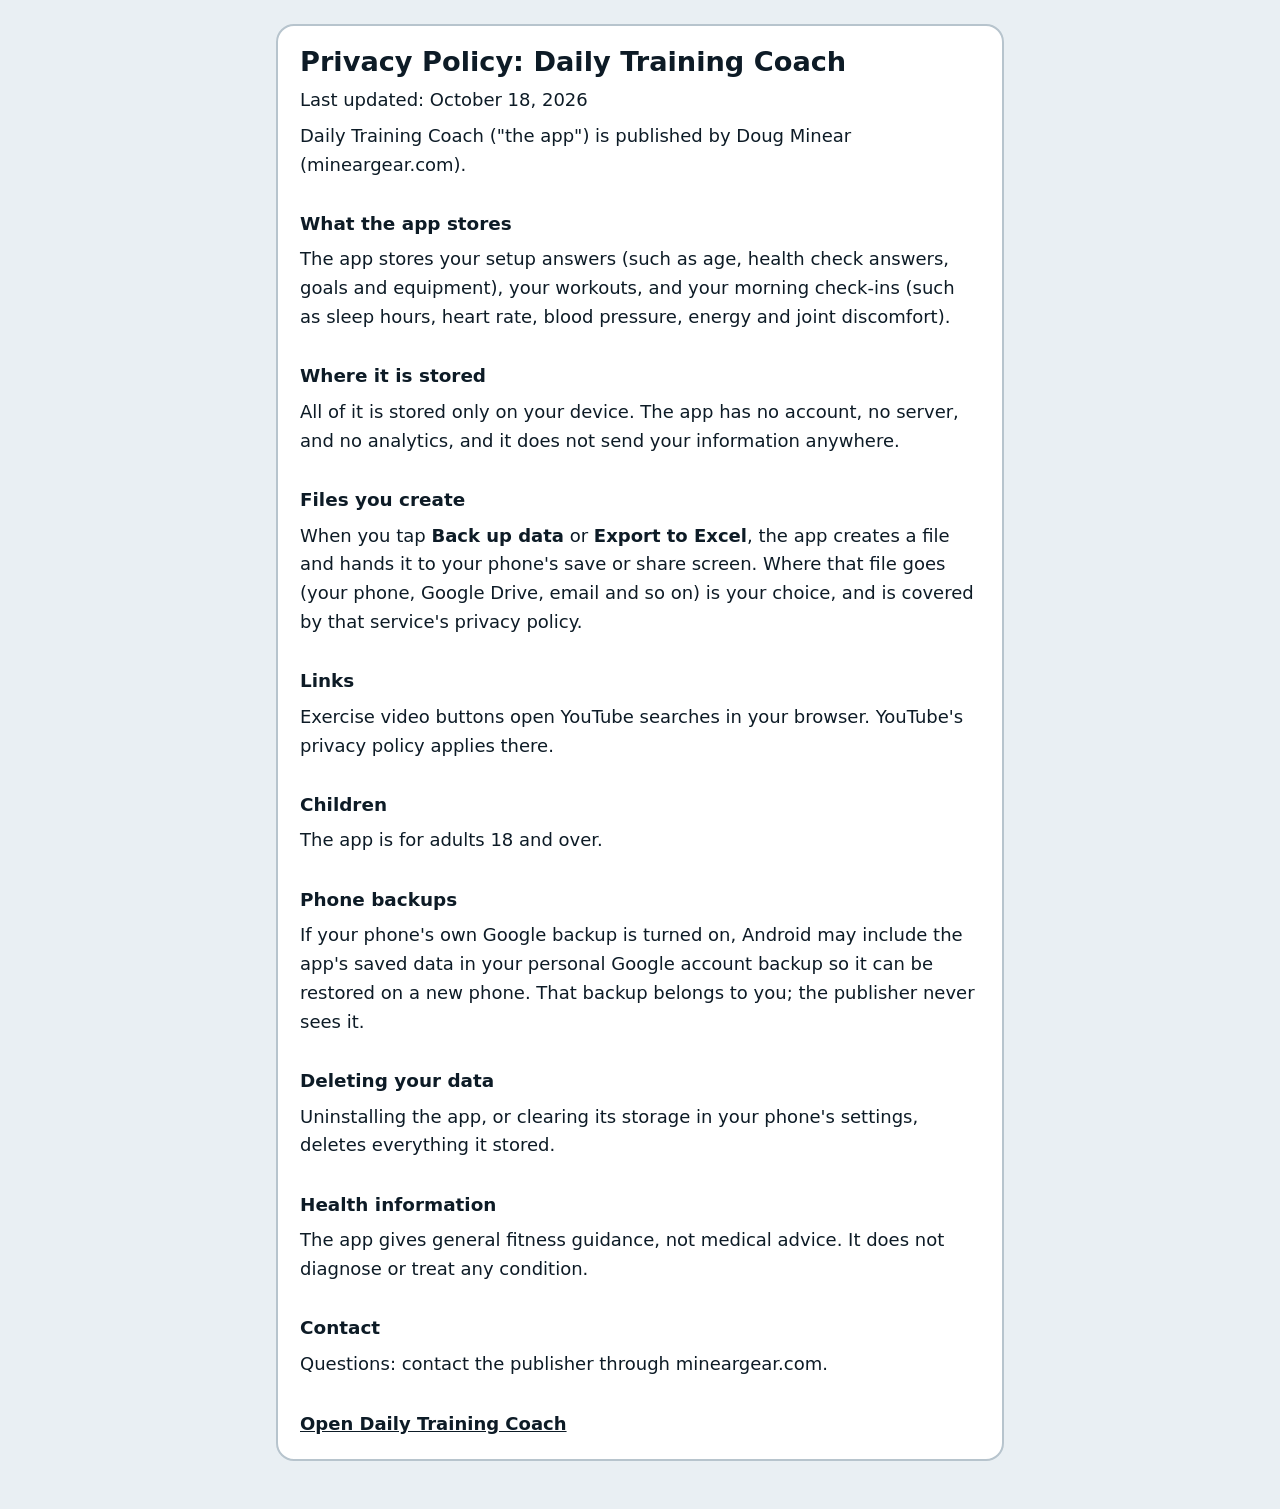
<file: privacy/index.html>
<!doctype html><html lang="en"><head><meta charset="utf-8"><meta name="viewport" content="width=device-width,initial-scale=1">
<title>Privacy Policy · Daily Training Coach</title>
<style>
:root{--bg:#e9eff3;--ink:#0d1b26;--muted:#33434f;--card:#fff;--line:#b7c4cd;--hero:#0b2a3b}
@media (prefers-color-scheme:dark){:root{--bg:#08141c;--ink:#eef4f7;--muted:#c4d1d9;--card:#102330;--line:#2c4454;--hero:#0e3247}}
body{margin:0;background:var(--bg);color:var(--ink);font:18px/1.6 system-ui,-apple-system,sans-serif;padding:0 16px}
main{max-width:680px;margin:24px auto 48px;background:var(--card);border:2px solid var(--line);border-radius:18px;padding:20px 22px}
h1{font-size:1.7rem;line-height:1.2;margin:0 0 4px} h2{font-size:1.15rem;margin:1.6em 0 .3em} p{margin:.4em 0}
a{color:inherit} .back{display:inline-block;margin-top:24px;font-weight:600}
</style></head><body><main><h1>Privacy Policy: Daily Training Coach</h1>
<p>Last updated: October 18, 2026</p>
<p>Daily Training Coach ("the app") is published by Doug Minear (mineargear.com).</p>
<h2>What the app stores</h2>
<p>The app stores your setup answers (such as age, health check answers, goals and equipment), your workouts, and your morning check-ins (such as sleep hours, heart rate, blood pressure, energy and joint discomfort).</p>
<h2>Where it is stored</h2>
<p>All of it is stored only on your device. The app has no account, no server, and no analytics, and it does not send your information anywhere.</p>
<h2>Files you create</h2>
<p>When you tap <strong>Back up data</strong> or <strong>Export to Excel</strong>, the app creates a file and hands it to your phone's save or share screen. Where that file goes (your phone, Google Drive, email and so on) is your choice, and is covered by that service's privacy policy.</p>
<h2>Links</h2>
<p>Exercise video buttons open YouTube searches in your browser. YouTube's privacy policy applies there.</p>
<h2>Children</h2>
<p>The app is for adults 18 and over.</p>
<h2>Phone backups</h2>
<p>If your phone's own Google backup is turned on, Android may include the app's saved data in your personal Google account backup so it can be restored on a new phone. That backup belongs to you; the publisher never sees it.</p>
<h2>Deleting your data</h2>
<p>Uninstalling the app, or clearing its storage in your phone's settings, deletes everything it stored.</p>
<h2>Health information</h2>
<p>The app gives general fitness guidance, not medical advice. It does not diagnose or treat any condition.</p>
<h2>Contact</h2>
<p>Questions: contact the publisher through mineargear.com.</p><a class="back" href="../">Open Daily Training Coach</a></main></body></html>
</file>
<file: fonts.css>
@font-face{font-family:"Barlow Condensed";font-style:normal;font-weight:600;font-display:swap;src:url(fonts/barlow-condensed-latin-600-normal.woff2) format("woff2")}
@font-face{font-family:"Barlow Condensed";font-style:normal;font-weight:700;font-display:swap;src:url(fonts/barlow-condensed-latin-700-normal.woff2) format("woff2")}
@font-face{font-family:"IBM Plex Sans";font-style:normal;font-weight:400;font-display:swap;src:url(fonts/ibm-plex-sans-latin-400-normal.woff2) format("woff2")}
@font-face{font-family:"IBM Plex Sans";font-style:normal;font-weight:500;font-display:swap;src:url(fonts/ibm-plex-sans-latin-500-normal.woff2) format("woff2")}
@font-face{font-family:"IBM Plex Sans";font-style:normal;font-weight:600;font-display:swap;src:url(fonts/ibm-plex-sans-latin-600-normal.woff2) format("woff2")}
@font-face{font-family:"IBM Plex Sans";font-style:normal;font-weight:700;font-display:swap;src:url(fonts/ibm-plex-sans-latin-700-normal.woff2) format("woff2")}
@font-face{font-family:"IBM Plex Mono";font-style:normal;font-weight:500;font-display:swap;src:url(fonts/ibm-plex-mono-latin-500-normal.woff2) format("woff2")}
@font-face{font-family:"Archivo";font-style:normal;font-weight:100 900;font-stretch:62% 125%;font-display:swap;src:url(fonts/archivo-latin-wdth-normal.woff2) format("woff2")}
@font-face{font-family:"Atkinson Hyperlegible";font-style:normal;font-weight:400;font-display:swap;src:url(fonts/atkinson-hyperlegible-latin-400-normal.woff2) format("woff2")}
@font-face{font-family:"Atkinson Hyperlegible";font-style:normal;font-weight:700;font-display:swap;src:url(fonts/atkinson-hyperlegible-latin-700-normal.woff2) format("woff2")}
@font-face{font-family:"Rubik";font-style:normal;font-weight:300 900;font-display:swap;src:url(fonts/rubik-latin-wght-normal.woff2) format("woff2")}
</file>
